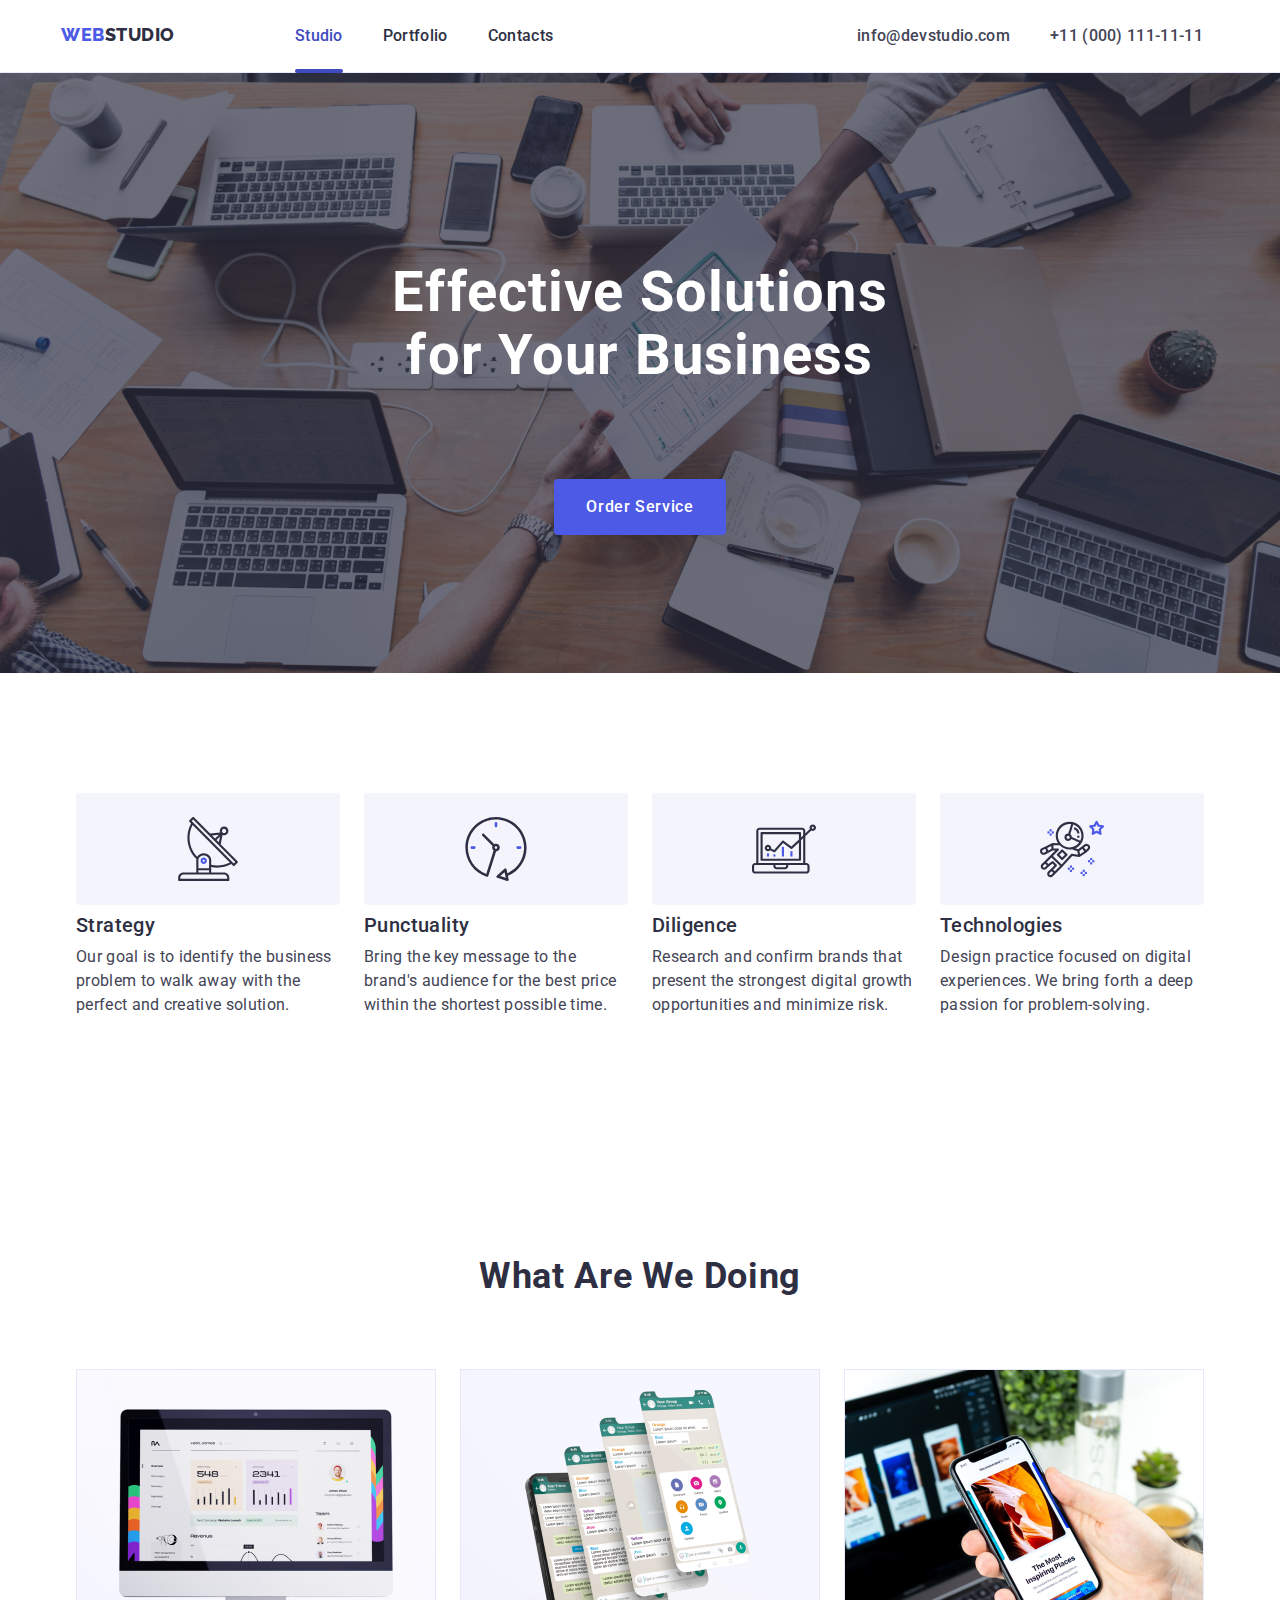
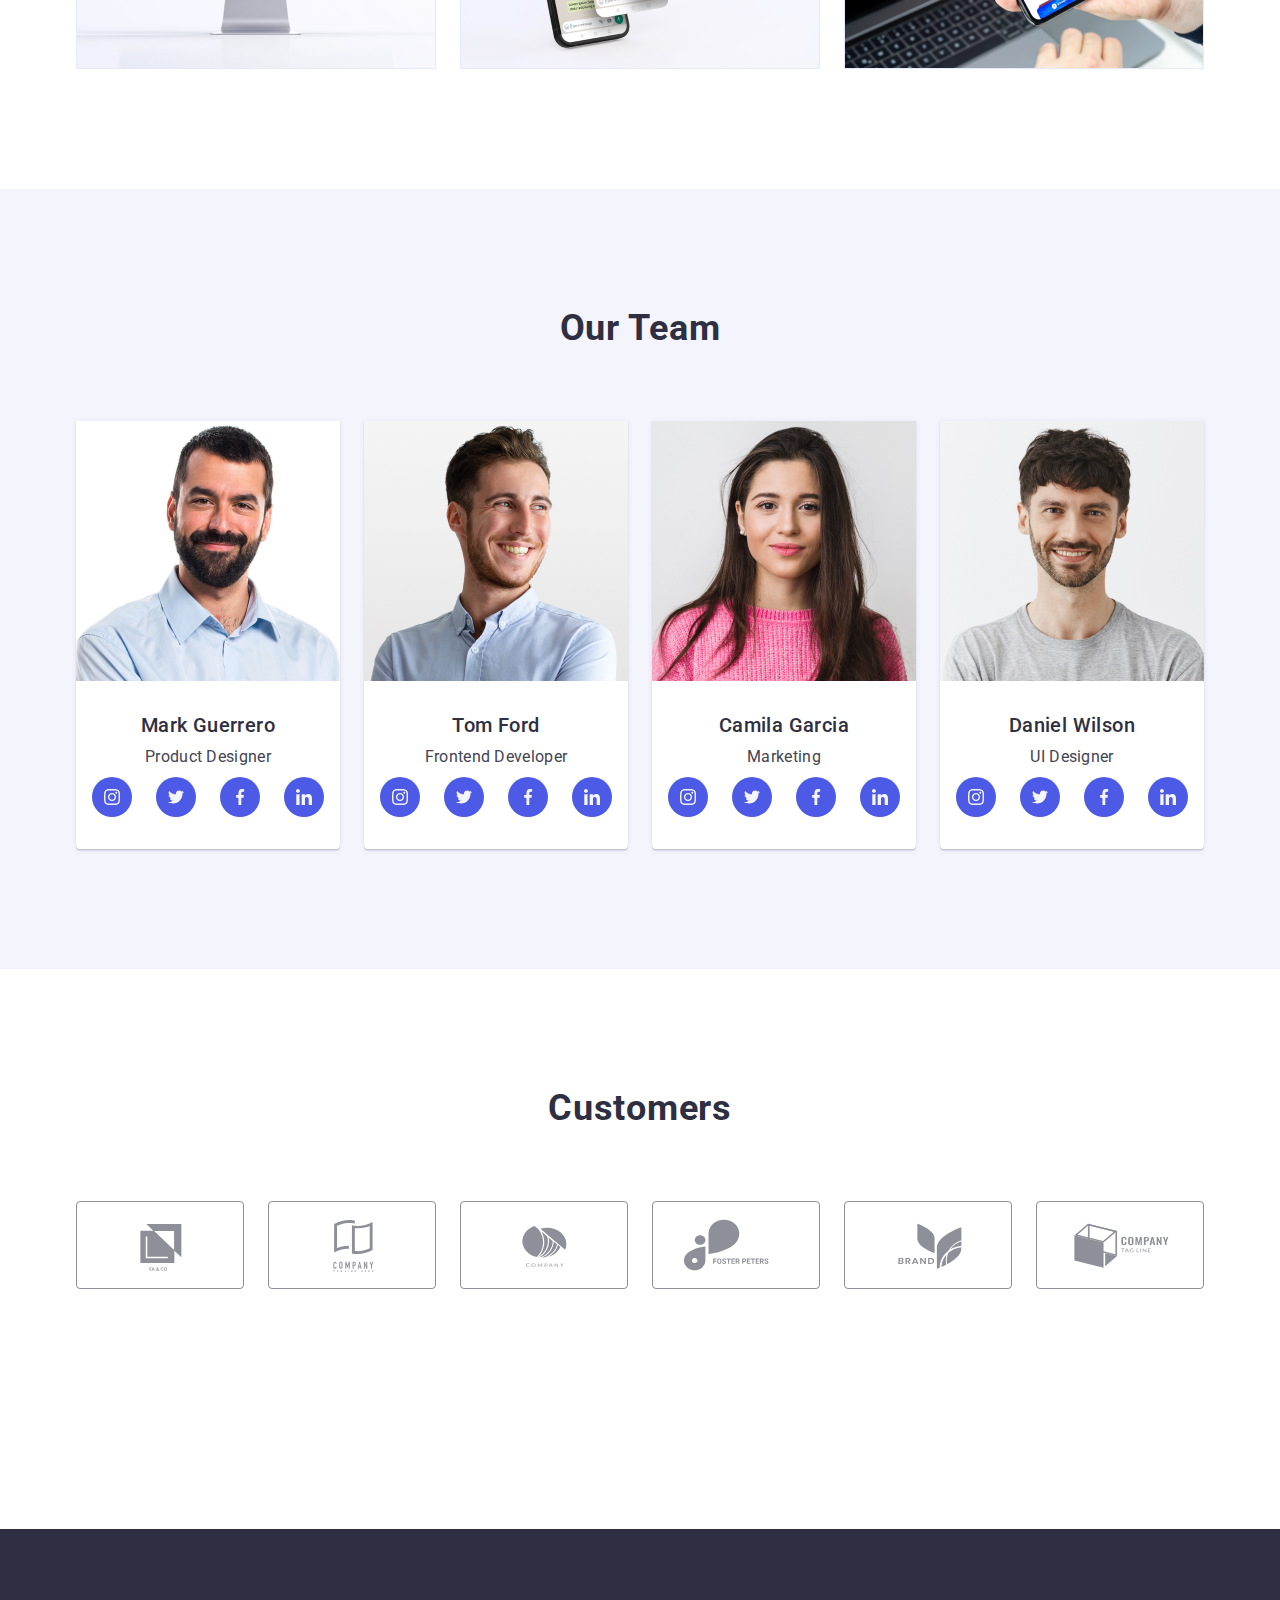
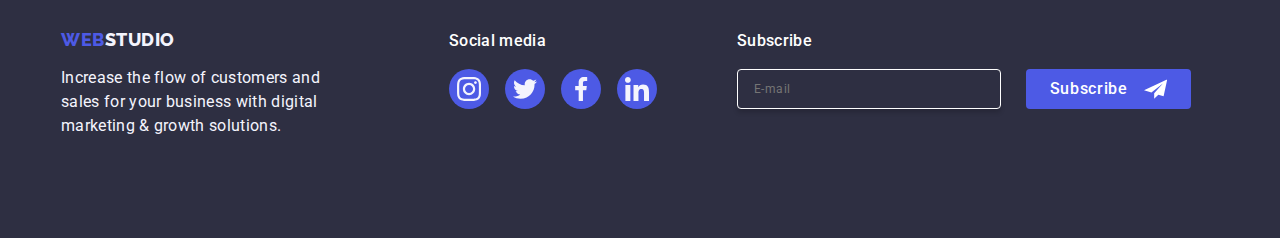
<file: index.html>
<!DOCTYPE html>
<html lang="en">
  <head>
    <meta charset="UTF-8" />
    <meta name="viewport" content="width=device-width, initial-scale=1.0" />
    <link rel="stylesheet" href="./css/modern-normalize.min.css" />
    <link rel="stylesheet" href="./css/styles.css" />
    <link rel="preconnect" href="https://fonts.googleapis.com" />
    <link rel="preconnect" href="https://fonts.gstatic.com" crossorigin />
    <link
      href="https://fonts.googleapis.com/css2?family=Raleway:wght@700;800&family=Roboto:wght@400;500;700;900&display=swap"
      rel="stylesheet"
    />
    <title>goit-markup-hw-02</title>
  </head>
  <body>
    <header class="header">
      <div class="nav-bar container mobile-menu-container">
        <div class="logo-container">
          <a href="./index.html" class="logo link"
            >Web<span class="second-word">Studio</span></a
          >
        </div>
        <button class="mobile-btn js-open-menu" type="button" data-menu-open>
          <svg class="mobile-btn-icon" width="32px" height="22px">
            <use href="./images/icons.svg#hamburger-menu"></use>
          </svg>
        </button>
        <div
          class="menu-container js-menu-container menu-container-respo"
          data-menu
        >
          <button
            class="mobile-menu-btn js-close-menu"
            type="button"
            data-menu-close
          >
            <svg width="8px" height="8px">
              <use href="./images/icons.svg#icon-close"></use>
            </svg>
          </button>
          <nav class="nav-bar-container mobile-nav-container">
            <ul class="list nav-links mobile-nav-list">
              <li class="menu-links mobile-menu-links">
                <a
                  href="./index.html"
                  class="list-link link underline-link mobile-list-link"
                  >Studio</a
                >
              </li>
              <li class="menu-links mobile-menu-links">
                <a
                  href="./portfolio.html"
                  class="list-link link mobile-list-link"
                  >Portfolio</a
                >
              </li>
              <li class="menu-links mobile-menu-links">
                <a href="" class="list-link link mobile-list-link">Contacts</a>
              </li>
            </ul>
          </nav>
          <div class="adress-mobile-container">
            <address class="contact mobile-contact">
              <ul class="list nav-links mobile-nav-list adress-links">
                <li class="menu-links">
                  <a
                    href="mailto:info@devstudio.com"
                    class="contact-link link list-link mobile-email-address"
                    >info@devstudio.com</a
                  >
                </li>
                <li class="menu-links">
                  <a
                    href="tel:+110001111111"
                    class="contact-link link list-link mobile-phone-number"
                    >+11 (000) 111-11-11</a
                  >
                </li>
              </ul>
            </address>
            <ul class="list mobile-social-media-container">
              <li class="social-media-icon">
                <a href="" class="social-media-link">
                  <svg class="social-media-svg" width="16" height="16">
                    <use href="./images/icons.svg#instagram"></use>
                  </svg>
                </a>
              </li>
              <li class="social-media-icon">
                <a href="" class="social-media-link">
                  <svg class="social-media-svg" width="16" height="16">
                    <use href="./images/icons.svg#twitter"></use>
                  </svg>
                </a>
              </li>
              <li class="social-media-icon">
                <a href="" class="social-media-link">
                  <svg class="social-media-svg" width="16" height="16">
                    <use href="./images/icons.svg#facebook"></use>
                  </svg>
                </a>
              </li>
              <li class="social-media-icon">
                <a href="" class="social-media-link">
                  <svg class="social-media-svg" width="16" height="16">
                    <use href="./images/icons.svg#linked-in"></use>
                  </svg>
                </a>
              </li>
            </ul>
          </div>
        </div>
      </div>
    </header>
    <main>
      <section class="primary-section">
        <div class="container">
          <h1 class="primary-title">Effective Solutions for Your Business</h1>
          <button type="button" class="hero-button" data-modal-open="">
            Order Service
          </button>
        </div>
      </section>
      <section class="section second-section">
        <div class="container">
          <h2 class="visually-hidden sub-title">Title</h2>

          <ul class="list first-list">
            <li class="section-container">
              <div class="inline-icons">
                <svg class="icons-container" width="64" height="64">
                  <use class="icons" href="./images/icons.svg#antene"></use>
                </svg>
              </div>
              <h3 class="sub-title">Strategy</h3>
              <p class="sub-text">
                Our goal is to identify the business problem to walk away with
                the perfect and creative solution.
              </p>
            </li>
            <li class="section-container">
              <div class="inline-icons">
                <svg class="icons-container" width="64" height="64">
                  <use class="icons" href="./images/icons.svg#clock"></use>
                </svg>
              </div>
              <h3 class="sub-title">Punctuality</h3>
              <p class="sub-text">
                Bring the key message to the brand's audience for the best price
                within the shortest possible time.
              </p>
            </li>
            <li class="section-container">
              <div class="inline-icons">
                <svg class="icons-container" width="64" height="64">
                  <use class="icons" href="./images/icons.svg#diagrame"></use>
                </svg>
              </div>
              <h3 class="sub-title">Diligence</h3>
              <p class="sub-text">
                Research and confirm brands that present the strongest digital
                growth opportunities and minimize risk.
              </p>
            </li>
            <li class="section-container">
              <div class="inline-icons">
                <svg class="icons-container" width="64" height="64">
                  <use class="icons" href="./images/icons.svg#astronaut"></use>
                </svg>
              </div>
              <h3 class="sub-title">Technologies</h3>
              <p class="sub-text">
                Design practice focused on digital experiences. We bring forth a
                deep passion for problem-solving.
              </p>
            </li>
          </ul>
        </div>
      </section>
      <section class="images-section section">
        <div class="container">
          <h2 class="section-title">What are we doing</h2>
          <ul class="images-list list">
            <li class="section-image">
              <img
                src="./images/services-image1.jpg"
                alt="Code writting"
                width="360"
                height="300"
              />
            </li>
            <li class="section-image">
              <img
                src="./images/services-image2.jpg"
                alt="mobile design"
                width="360"
                height="300"
              />
            </li>
            <li class="section-image">
              <img
                src="./images/services-image3.jpg"
                alt="color design"
                width="360"
                height="300"
              />
            </li>
          </ul>
        </div>
      </section>
      <section class="section team-section">
        <div class="container">
          <h2 class="section-title team-title">Our Team</h2>
          <ul class="team-list list">
            <li class="team-member">
              <img
                src="./images/team-image1.jpg"
                alt="team member"
                width="264"
              />
              <div class="team-member-info">
                <h3 class="team-member-name">Mark Guerrero</h3>
                <p class="team-member-function">Product Designer</p>
                <ul class="list social-media-container">
                  <li class="social-media-icon">
                    <a href="" class="social-media-link">
                      <svg class="social-media-svg" width="16" height="16">
                        <use href="./images/icons.svg#instagram"></use>
                      </svg>
                    </a>
                  </li>
                  <li class="social-media-icon">
                    <a href="" class="social-media-link">
                      <svg class="social-media-svg" width="16" height="16">
                        <use href="./images/icons.svg#twitter"></use>
                      </svg>
                    </a>
                  </li>
                  <li class="social-media-icon">
                    <a href="" class="social-media-link">
                      <svg class="social-media-svg" width="16" height="16">
                        <use href="./images/icons.svg#facebook"></use>
                      </svg>
                    </a>
                  </li>
                  <li class="social-media-icon">
                    <a href="" class="social-media-link">
                      <svg class="social-media-svg" width="16" height="16">
                        <use href="./images/icons.svg#linked-in"></use>
                      </svg>
                    </a>
                  </li>
                </ul>
              </div>
            </li>
            <li class="team-member">
              <img
                src="./images/team-image2.jpg"
                alt="team member"
                width="264"
              />
              <div class="team-member-info">
                <h3 class="team-member-name">Tom Ford</h3>
                <p class="team-member-function">Frontend Developer</p>
                <ul class="list social-media-container">
                  <li class="social-media-icon">
                    <a href="" class="social-media-link">
                      <svg class="social-media-svg" width="16" height="16">
                        <use href="./images/icons.svg#instagram"></use>
                      </svg>
                    </a>
                  </li>
                  <li class="social-media-icon">
                    <a href="" class="social-media-link">
                      <svg class="social-media-svg" width="16" height="16">
                        <use href="./images/icons.svg#twitter"></use>
                      </svg>
                    </a>
                  </li>
                  <li class="social-media-icon">
                    <a href="" class="social-media-link">
                      <svg class="social-media-svg" width="16" height="16">
                        <use href="./images/icons.svg#facebook"></use>
                      </svg>
                    </a>
                  </li>
                  <li class="social-media-icon">
                    <a href="" class="social-media-link">
                      <svg class="social-media-svg" width="16" height="16">
                        <use href="./images/icons.svg#linked-in"></use>
                      </svg>
                    </a>
                  </li>
                </ul>
              </div>
            </li>
            <li class="team-member">
              <img
                src="./images/team-image3.jpg"
                alt="team member"
                width="264"
              />
              <div class="team-member-info">
                <h3 class="team-member-name">Camila Garcia</h3>
                <p class="team-member-function">Marketing</p>
                <ul class="list social-media-container">
                  <li class="social-media-icon">
                    <a href="" class="social-media-link">
                      <svg class="social-media-svg" width="16" height="16">
                        <use href="./images/icons.svg#instagram"></use>
                      </svg>
                    </a>
                  </li>
                  <li class="social-media-icon">
                    <a href="" class="social-media-link">
                      <svg class="social-media-svg" width="16" height="16">
                        <use href="./images/icons.svg#twitter"></use>
                      </svg>
                    </a>
                  </li>
                  <li class="social-media-icon">
                    <a href="" class="social-media-link">
                      <svg class="social-media-svg" width="16" height="16">
                        <use href="./images/icons.svg#facebook"></use>
                      </svg>
                    </a>
                  </li>
                  <li class="social-media-icon">
                    <a href="" class="social-media-link">
                      <svg class="social-media-svg" width="16" height="16">
                        <use href="./images/icons.svg#linked-in"></use>
                      </svg>
                    </a>
                  </li>
                </ul>
              </div>
            </li>
            <li class="team-member">
              <img
                src="./images/team-image4.jpg"
                alt="team member"
                width="264"
              />
              <div class="team-member-info">
                <h3 class="team-member-name">Daniel Wilson</h3>
                <p class="team-member-function">UI Designer</p>
                <ul class="list social-media-container">
                  <li class="social-media-icon">
                    <a href="" class="social-media-link">
                      <svg class="social-media-svg" width="16" height="16">
                        <use href="./images/icons.svg#instagram"></use>
                      </svg>
                    </a>
                  </li>
                  <li class="social-media-icon">
                    <a href="" class="social-media-link">
                      <svg class="social-media-svg" width="16" height="16">
                        <use href="./images/icons.svg#twitter"></use>
                      </svg>
                    </a>
                  </li>
                  <li class="social-media-icon">
                    <a href="" class="social-media-link">
                      <svg class="social-media-svg" width="16" height="16">
                        <use href="./images/icons.svg#facebook"></use>
                      </svg>
                    </a>
                  </li>
                  <li class="social-media-icon">
                    <a href="" class="social-media-link">
                      <svg class="social-media-svg" width="16" height="16">
                        <use href="./images/icons.svg#linked-in"></use>
                      </svg>
                    </a>
                  </li>
                </ul>
              </div>
            </li>
          </ul>
        </div>
      </section>
      <section class="customers-section section">
        <div class="container">
          <h2 class="clients-title">Customers</h2>
          <ul class="list customers-container">
            <li class="customers-list">
              <a href="" class="customer-link">
                <svg class="clients-svg" width="104" height="56">
                  <use
                    class="client-icon"
                    href="./images/icons.svg#client-1"
                  ></use>
                </svg>
              </a>
            </li>
            <li class="customers-list">
              <a href="" class="customer-link">
                <svg class="clients-svg" width="104" height="56">
                  <use
                    class="client-icon"
                    href="./images/icons.svg#client-2"
                  ></use>
                </svg>
              </a>
            </li>
            <li class="customers-list">
              <a href="" class="customer-link">
                <svg class="clients-svg" width="104" height="56">
                  <use
                    class="client-icon"
                    href="./images/icons.svg#client-3"
                  ></use>
                </svg>
              </a>
            </li>
            <li class="customers-list">
              <a href="" class="customer-link">
                <svg class="clients-svg" width="104" height="56">
                  <use
                    class="client-icon"
                    href="./images/icons.svg#client-4"
                  ></use>
                </svg>
              </a>
            </li>
            <li class="customers-list">
              <a href="" class="customer-link">
                <svg class="clients-svg" width="104" height="56">
                  <use
                    class="client-icon"
                    href="./images/icons.svg#client-5"
                  ></use>
                </svg>
              </a>
            </li>
            <li class="customers-list">
              <a href="" class="customer-link">
                <svg class="clients-svg" width="104" height="56">
                  <use
                    class="client-icon"
                    href="./images/icons.svg#client-6"
                  ></use>
                </svg>
              </a>
            </li>
          </ul>
        </div>
      </section>
    </main>
    <footer class="footer-content section">
      <div class="footer-container container">
        <div class="footer-logo-container">
          <a href="./index.html" class="footer-logo logo link"
            >Web<span class="span">Studio</span></a
          >
          <p class="footer-text">
            Increase the flow of customers and sales for your business with
            digital marketing & growth solutions.
          </p>
        </div>
        <div class="footer-social-media-container">
          <p class="social-media-text">Social media</p>
          <ul class="list footer-social-media-list">
            <li class="social-media-icon">
              <a href="" class="social-media-link footer-link-hover">
                <svg class="social-media-svg" width="24" height="24">
                  <use href="./images/icons.svg#instagram"></use>
                </svg>
              </a>
            </li>
            <li class="social-media-icon">
              <a href="" class="social-media-link footer-link-hover">
                <svg class="social-media-svg" width="24" height="24">
                  <use href="./images/icons.svg#twitter"></use>
                </svg>
              </a>
            </li>
            <li class="social-media-icon">
              <a href="" class="social-media-link footer-link-hover">
                <svg class="social-media-svg" width="24" height="24">
                  <use href="./images/icons.svg#facebook"></use>
                </svg>
              </a>
            </li>
            <li class="social-media-icon">
              <a href="" class="social-media-link footer-link-hover">
                <svg class="social-media-svg" width="24" height="24">
                  <use href="./images/icons.svg#linked-in"></use>
                </svg>
              </a>
            </li>
          </ul>
        </div>
        <div class="subscribe-form">
          <p class="social-media-text">Subscribe</p>
          <form class="footer-form">
            <label class="form-label">
              <input
                type="email"
                name="email"
                id="e-mail"
                class="email-form"
                placeholder="E-mail"
              />
            </label>
            <button type="submit" class="submit-button social-media-text">
              Subscribe
              <svg width="24" height="24" class="subscribe-icon">
                <use href="./images/icons.svg#icon-Frame"></use>
              </svg>
            </button>
          </form>
        </div>
      </div>
    </footer>
    <div class="modal-window is-hidden" data-modal>
      <div class="modal-window-container">
        <button type="button" class="modal-window-button" data-modal-close="">
          <svg width="8" height="8" class="icon-close">
            <use href="./images/icons.svg#icon-close" class="close-icon"></use>
          </svg>
        </button>
        <p class="form-title">Leave your contacts and we will call you back</p>
        <form>
          <div class="modal-window-form-container">
            <label for="user-name" class="label-text">Name</label>
            <div class="input-container">
              <input
                type="text"
                name="user-name"
                id="user-name"
                class="input"
              />
              <svg width="18" height="24" class="form-icon">
                <use href="./images/icons.svg#person-icon"></use>
              </svg>
            </div>
          </div>
          <div class="modal-window-form-container">
            <label for="user-name" class="label-text">Phone</label>
            <div class="input-container">
              <input
                type="number"
                name="phone-number"
                id="phone-number"
                class="input"
              />
              <svg width="18" height="24" class="form-icon">
                <use href="./images/icons.svg#phone-icon"></use>
              </svg>
            </div>
          </div>
          <div class="modal-window-form-container">
            <label for="user-name" class="label-text">Email</label>
            <div class="input-container">
              <input type="email" name="email" id="email" class="input" />
              <svg width="18" height="24" class="form-icon">
                <use href="./images/icons.svg#email-icon"></use>
              </svg>
            </div>
          </div>

          <div class="comment-container">
            <label for="user-comment" class="label-text">Comment</label>
            <textarea
              name="user-comment"
              placeholder="Text input"
              class="textarea"
              id="user-comment"
            ></textarea>
          </div>

          <div class="check-box-container">
            <input
              type="checkbox"
              name="user-privacy"
              id="user-privacy"
              value="true"
              class="checkbox-input visually-hidden"
            />
            <label for="user-privacy" class="user-privacy-text">
              <span class="label-span">
                <svg width="10" height="8" class="checkbox-icon">
                  <use href="./images/icons.svg#checked-icon"></use>
                </svg> </span
              >I accept the terms and conditions of the
              <a href="" class="privacy-link">Privacy Policy</a>
            </label>
          </div>
          <button class="form-button">Send</button>
        </form>
      </div>
    </div>
    <script src="./js/modal.js"></script>
    <script src="./js/mobile-menu.js"></script>
  </body>
</html>
</file>
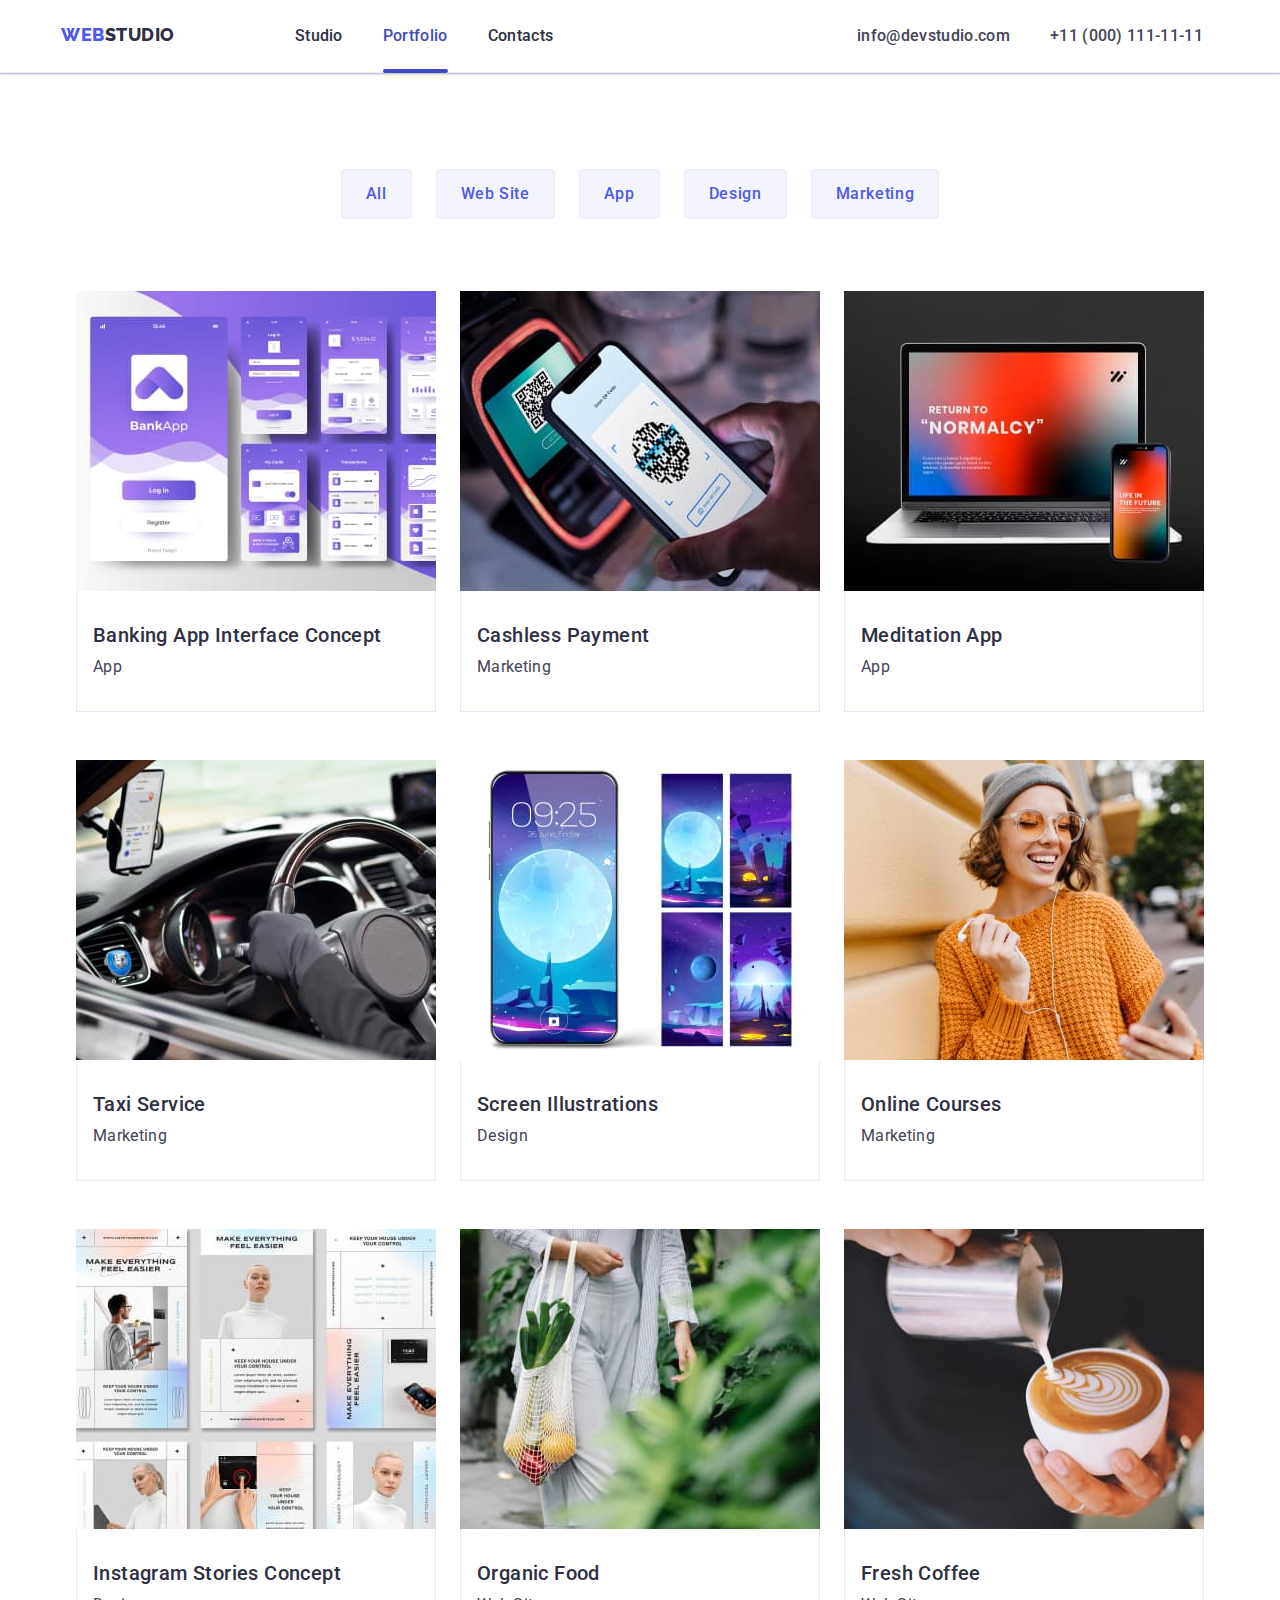
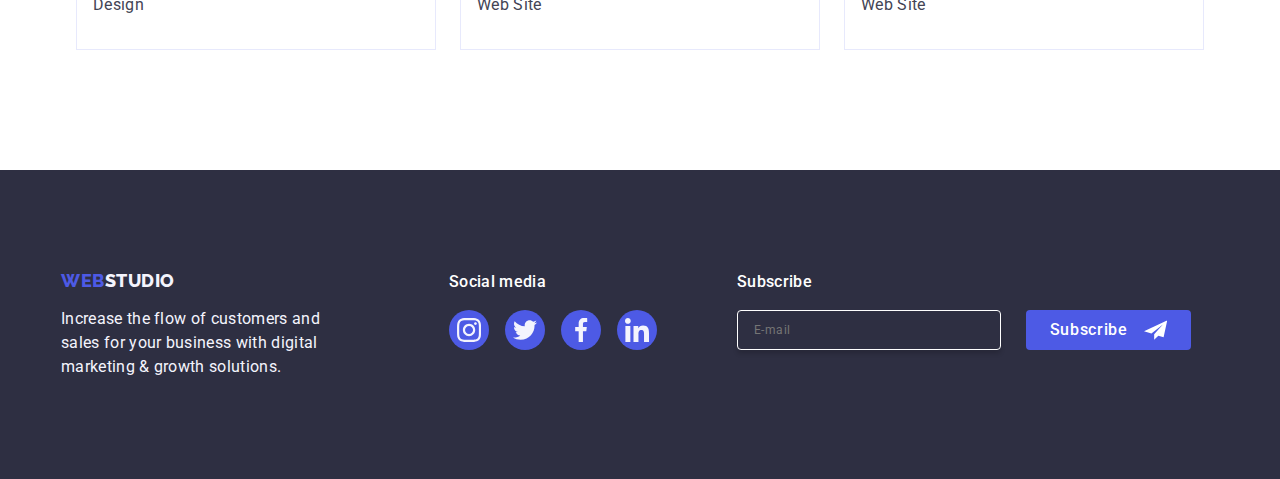
<file: portfolio.html>
<!DOCTYPE html>
<html lang="en">
  <head>
    <meta charset="UTF-8" />
    <meta name="viewport" content="width=device-width, initial-scale=1.0" />
    <link rel="stylesheet" href="./css/modern-normalize.min.css" />
    <link rel="stylesheet" href="./css/styles.css" />
    <link rel="preconnect" href="https://fonts.googleapis.com" />
    <link rel="preconnect" href="https://fonts.gstatic.com" crossorigin />
    <link
      href="https://fonts.googleapis.com/css2?family=Raleway:wght@700;800&family=Roboto:wght@400;500;700;900&display=swap"
      rel="stylesheet"
    />

    <title>goit-markup-hw-02</title>
  </head>
  <body>
    <header class="header">
      <div class="nav-bar container mobile-menu-container">
        <div class="logo-container">
          <a href="./index.html" class="logo link"
            >Web<span class="second-word">Studio</span></a
          >
        </div>
        <button class="mobile-btn js-open-menu" type="button" data-menu-open>
          <svg class="mobile-btn-icon" width="32px" height="22px">
            <use href="./images/icons.svg#hamburger-menu"></use>
          </svg>
        </button>
        <div
          class="menu-container js-menu-container menu-container-respo"
          data-menu
        >
          <button
            class="mobile-menu-btn js-close-menu"
            type="button"
            data-menu-close
          >
            <svg width="8px" height="8px">
              <use href="./images/icons.svg#icon-close"></use>
            </svg>
          </button>
          <nav class="nav-bar-container mobile-nav-container">
            <ul class="list nav-links mobile-nav-list">
              <li class="menu-links mobile-menu-links">
                <a href="./index.html" class="list-link link mobile-list-link"
                  >Studio</a
                >
              </li>
              <li class="menu-links mobile-menu-links">
                <a
                  href="./portfolio.html"
                  class="list-link link mobile-list-link underline-link"
                  >Portfolio</a
                >
              </li>
              <li class="menu-links mobile-menu-links">
                <a href="" class="list-link link mobile-list-link">Contacts</a>
              </li>
            </ul>
          </nav>
          <div class="adress-mobile-container">
            <address class="contact mobile-contact">
              <ul class="list nav-links mobile-nav-list adress-links">
                <li class="menu-links">
                  <a
                    href="mailto:info@devstudio.com"
                    class="contact-link link list-link mobile-email-address"
                    >info@devstudio.com</a
                  >
                </li>
                <li class="menu-links">
                  <a
                    href="tel:+110001111111"
                    class="contact-link link list-link mobile-phone-number"
                    >+11 (000) 111-11-11</a
                  >
                </li>
              </ul>
            </address>
            <ul class="list mobile-social-media-container">
              <li class="social-media-icon">
                <a href="" class="social-media-link">
                  <svg class="social-media-svg" width="16" height="16">
                    <use href="./images/icons.svg#instagram"></use>
                  </svg>
                </a>
              </li>
              <li class="social-media-icon">
                <a href="" class="social-media-link">
                  <svg class="social-media-svg" width="16" height="16">
                    <use href="./images/icons.svg#twitter"></use>
                  </svg>
                </a>
              </li>
              <li class="social-media-icon">
                <a href="" class="social-media-link">
                  <svg class="social-media-svg" width="16" height="16">
                    <use href="./images/icons.svg#facebook"></use>
                  </svg>
                </a>
              </li>
              <li class="social-media-icon">
                <a href="" class="social-media-link">
                  <svg class="social-media-svg" width="16" height="16">
                    <use href="./images/icons.svg#linked-in"></use>
                  </svg>
                </a>
              </li>
            </ul>
          </div>
        </div>
      </div>
    </header>
    <main>
      <section class="portfolio-section">
        <div class="container portfolio-container">
          <h1 class="visually-hidden">Portfolio</h1>
          <ul class="navigation-buttons list">
            <li><button type="button" class="button">All</button></li>
            <li><button type="button" class="button">Web Site</button></li>
            <li><button type="button" class="button">App</button></li>
            <li><button type="button" class="button">Design</button></li>
            <li><button type="button" class="button">Marketing</button></li>
          </ul>
          <ul class="list portfolio-list">
            <li class="portfolio-content">
              <a href="www." class="link portfolio-links">
                <div class="transition-image">
                  <img
                    src="./images/portofolio-img1.jpg"
                    alt="banking app interface"
                    width="360"
                    height="300"
                  />
                  <p class="text">
                    14 Stylish and User-Friendly App Design Concepts · Task
                    Manager App · Calorie Tracker App · Exotic Fruit Ecommerce
                    App · Cloud Storage App
                  </p>
                </div>
                <div class="portfolio-title-container">
                  <h2 class="portfolio-title">Banking App Interface Concept</h2>
                  <p class="portfolio-text">App</p>
                </div>
              </a>
            </li>
            <li class="portfolio-content">
              <a href="www." class="link portfolio-links">
                <div class="transition-image">
                  <img
                    src="./images/portofolio-img2.jpg"
                    alt="cashless payment"
                    width="360"
                    height="300"
                  />
                  <p class="text">
                    14 Stylish and User-Friendly App Design Concepts · Task
                    Manager App · Calorie Tracker App · Exotic Fruit Ecommerce
                    App · Cloud Storage App
                  </p>
                </div>
                <div class="portfolio-title-container">
                  <h2 class="portfolio-title">Cashless Payment</h2>
                  <p class="portfolio-text">Marketing</p>
                </div>
              </a>
            </li>
            <li class="portfolio-content">
              <a href="www." class="link portfolio-links">
                <div class="transition-image">
                  <img
                    src="./images/portofolio-img3.jpg"
                    alt="meditation app"
                    width="360"
                    height="300"
                  />
                  <p class="text">
                    14 Stylish and User-Friendly App Design Concepts · Task
                    Manager App · Calorie Tracker App · Exotic Fruit Ecommerce
                    App · Cloud Storage App
                  </p>
                </div>
                <div class="portfolio-title-container">
                  <h2 class="portfolio-title">Meditation App</h2>
                  <p class="portfolio-text">App</p>
                </div>
              </a>
            </li>

            <li class="portfolio-content">
              <a href="www." class="link portfolio-links">
                <div class="transition-image">
                  <img
                    src="./images/portofolio-img4.jpg"
                    alt="taxi services"
                    width="360"
                    height="300"
                  />
                  <p class="text">
                    14 Stylish and User-Friendly App Design Concepts · Task
                    Manager App · Calorie Tracker App · Exotic Fruit Ecommerce
                    App · Cloud Storage App
                  </p>
                </div>
                <div class="portfolio-title-container">
                  <h2 class="portfolio-title">Taxi Service</h2>
                  <p class="portfolio-text">Marketing</p>
                </div>
              </a>
            </li>
            <li class="portfolio-content">
              <a href="www." class="link portfolio-links">
                <div class="transition-image">
                  <img
                    src="./images/portofolio-img5.jpg"
                    alt="screen ilustration"
                    width="360"
                    height="300"
                  />
                  <p class="text">
                    14 Stylish and User-Friendly App Design Concepts · Task
                    Manager App · Calorie Tracker App · Exotic Fruit Ecommerce
                    App · Cloud Storage App
                  </p>
                </div>
                <div class="portfolio-title-container">
                  <h2 class="portfolio-title">Screen Illustrations</h2>
                  <p class="portfolio-text">Design</p>
                </div>
              </a>
            </li>
            <li class="portfolio-content">
              <a href="www." class="link portfolio-links">
                <div class="transition-image">
                  <img
                    src="./images/portofolio-img6.jpg"
                    alt="online courses"
                    width="360"
                    height="300"
                  />
                  <p class="text">
                    14 Stylish and User-Friendly App Design Concepts · Task
                    Manager App · Calorie Tracker App · Exotic Fruit Ecommerce
                    App · Cloud Storage App
                  </p>
                </div>
                <div class="portfolio-title-container">
                  <h2 class="portfolio-title">Online Courses</h2>
                  <p class="portfolio-text">Marketing</p>
                </div>
              </a>
            </li>
            <li class="portfolio-content">
              <a href="www." class="link portfolio-links">
                <div class="transition-image">
                  <img
                    src="./images/portofolio-img7.jpg"
                    alt="instagram stories"
                    width="360"
                    height="300"
                  />
                  <p class="text">
                    14 Stylish and User-Friendly App Design Concepts · Task
                    Manager App · Calorie Tracker App · Exotic Fruit Ecommerce
                    App · Cloud Storage App
                  </p>
                </div>
                <div class="portfolio-title-container">
                  <h2 class="portfolio-title">Instagram Stories Concept</h2>
                  <p class="portfolio-text">Design</p>
                </div>
              </a>
            </li>
            <li class="portfolio-content">
              <a href="www." class="link portfolio-links">
                <div class="transition-image">
                  <img
                    src="./images/portofolio-img8.jpg"
                    alt="organic food"
                    width="360"
                    height="300"
                  />
                  <p class="text">
                    14 Stylish and User-Friendly App Design Concepts · Task
                    Manager App · Calorie Tracker App · Exotic Fruit Ecommerce
                    App · Cloud Storage App
                  </p>
                </div>
                <div class="portfolio-title-container">
                  <h2 class="portfolio-title">Organic Food</h2>
                  <p class="portfolio-text">Web Site</p>
                </div>
              </a>
            </li>
            <li class="portfolio-content">
              <a href="" class="link portfolio-links">
                <div class="transition-image">
                  <img
                    src="./images/portofolio-img9.jpg"
                    alt="fresh coffe2"
                    width="360"
                    height="300"
                  />
                  <p class="text">
                    14 Stylish and User-Friendly App Design Concepts · Task
                    Manager App · Calorie Tracker App · Exotic Fruit Ecommerce
                    App · Cloud Storage App
                  </p>
                </div>
                <div class="portfolio-title-container">
                  <h2 class="portfolio-title">Fresh Coffee</h2>
                  <p class="portfolio-text">Web Site</p>
                </div>
              </a>
            </li>
          </ul>
        </div>
      </section>
    </main>
    <footer class="footer-content section">
      <div class="footer-container container">
        <div class="footer-logo-container">
          <a href="./index.html" class="footer-logo logo link"
            >Web<span class="span">Studio</span></a
          >
          <p class="footer-text">
            Increase the flow of customers and sales for your business with
            digital marketing & growth solutions.
          </p>
        </div>
        <div class="footer-social-media-container">
          <p class="social-media-text">Social media</p>
          <ul class="list footer-social-media-list">
            <li class="social-media-icon">
              <a href="" class="social-media-link footer-link-hover">
                <svg class="social-media-svg" width="24" height="24">
                  <use href="./images/icons.svg#instagram"></use>
                </svg>
              </a>
            </li>
            <li class="social-media-icon">
              <a href="" class="social-media-link footer-link-hover">
                <svg class="social-media-svg" width="24" height="24">
                  <use href="./images/icons.svg#twitter"></use>
                </svg>
              </a>
            </li>
            <li class="social-media-icon">
              <a href="" class="social-media-link footer-link-hover">
                <svg class="social-media-svg" width="24" height="24">
                  <use href="./images/icons.svg#facebook"></use>
                </svg>
              </a>
            </li>
            <li class="social-media-icon">
              <a href="" class="social-media-link footer-link-hover">
                <svg class="social-media-svg" width="24" height="24">
                  <use href="./images/icons.svg#linked-in"></use>
                </svg>
              </a>
            </li>
          </ul>
        </div>
        <div class="subscribe-form">
          <p class="social-media-text">Subscribe</p>
          <form class="footer-form">
            <label class="form-label">
              <input
                type="email"
                name="email"
                id="e-mail"
                class="email-form"
                placeholder="E-mail"
              />
            </label>
            <button type="submit" class="submit-button social-media-text">
              Subscribe
              <svg width="24" height="24" class="subscribe-icon">
                <use href="./images/icons.svg#icon-Frame"></use>
              </svg>
            </button>
          </form>
        </div>
      </div>
    </footer>
  </body>
</html>
</file>
<file: css/styles.css>
:root {
  --primary-brand: #4d5ae5;
  --pressed-state: #404bbf;
  --dark: #2e2f42;
  --succes: #31d0aa;
  --text: #434455;
  --subtle-text: #8e8f99;
  --accent: #e7e9fc;
  --modal-overlay: #f4f4fd;
  --hero-background: #2e2f42;
  --white-background: #2e2f42;
  --mmodal-background: #ffffff;
  --fs-small: 18px;
  --fs-body: 16px;
  --fs-title: 56px;
  --fs-h2: 36px;
  --fs-medoi: 20px;
  --fs-extra-small: 12px;
  --fw-blackt: 800;
  --fw-boldt: 700;
  --fw-normalt: 400;
  --fw-mediumt: 500;
  --grey: rgba(46, 47, 66, 0.7);
}
/* GENERAL STYLING */
*,
::before,
::after {
  box-sizing: border-box;
  margin: 0;
}

img {
  display: block;
}

.container {
  max-width: 1158px;
  margin: 0 auto;
  padding: 0 15px;
}

body {
  font-family: "Roboto", sans-serif;
  color: #434455;
  font-size: 16px;
  font-style: normal;
  font-weight: 400;
  line-height: 24px;
  letter-spacing: 0.02em;
  background: #ffffff;
}

/*modal-window*/
.modal-window {
  position: fixed;
  top: 0;
  left: 0;
  width: 100%;
  height: 100%;
  background-color: rgba(46, 47, 66, 0.4);
  transition: opacity 250ms cubic-bezier(0.4, 0, 0.2, 1),
    visibility 250ms cubic-bezier(0.4, 0, 0.2, 1);
}

.is-hidden {
  opacity: 0;
  visibility: hidden;
  pointer-events: none;
}

.modal-window-container {
  position: absolute;
  top: 50%;
  left: 50%;
  transform: translate(-50%, -50%);
  width: 408px;
  min-height: 584px;
  background-color: #fcfcfc;
  box-shadow: 0px 1px 1px rgba(0, 0, 0, 0.14), 0px 1px 3px rgba(0, 0, 0, 0.12),
    0px 2px 1px rgba(0, 0, 0, 0.2);
  border-radius: 4px;
  transition: transform 250ms cubic-bezier(0.4, 0, 0.2, 1);
  padding: 72px 24px 24px 24px;
}

.modal-window-button {
  position: absolute;
  top: 24px;
  right: 24px;
  width: 24px;
  height: 24px;
  border-radius: 50%;
  display: flex;
  justify-content: center;
  align-items: center;
  border: 1px solid rgba(0, 0, 0, 0.1);
  background-color: var(--accent, #e7e9fc);
  padding: 0;
  cursor: pointer;
  transition: background-color 250ms cubic-bezier(0.4, 0, 0.2, 1),
    border 250ms cubic-bezier(0.4, 0, 0.2, 1);
}

.modal-window-button:hover,
.modal-window-button:focus {
  background-color: #404bbf;
  border: none;
  fill: #ffffff;
}

.icon-close {
  transition: fill 250ms cubic-bezier(0.4, 0, 0.2, 1);
}

.form-title {
  font-weight: 500;
  font-size: 16px;
  line-height: 1.5em;
  text-align: center;
  letter-spacing: 0.02em;
  color: var(--dark, #2e2f42);
  margin-bottom: 16px;
}
.modal-window-form-container {
  margin-bottom: 8px;
}

.label-text {
  font-size: 12px;
  line-height: 1.17em;
  letter-spacing: 0.04em;
  color: var(--subtle-text, #8e8f99);
  display: block;
  margin-bottom: 4px;
}
.input-container {
  position: relative;
}

.input:focus {
  border-color: var(--primary-brand, #4d5ae5);
}

.input {
  width: 100%;
  height: 40px;
  border: 1px solid rgba(46, 47, 66, 0.4);
  border-radius: 4px;
  background-color: transparent;
  padding-left: 38px;
  outline: transparent;
  transition: border-color 250ms cubic-bezier(0.4, 0, 0.2, 1);
}
.form-icon {
  position: absolute;
  left: 16px;
  top: 50%;
  transform: translateY(-50%);
  transition: fill 250ms cubic-bezier(0.4, 0, 0.2, 1);
}

.input:focus + .form-icon {
  fill: var(--primary-brand, #4d5ae5);
}

.comment-container {
  margin-bottom: 16px;
}

.textarea {
  width: 100%;
  height: 120px;
  font-size: 12px;
  line-height: 1.17em;
  letter-spacing: 0.04em;
  color: rgba(46, 47, 66, 0.4);
  border-radius: 4px;
  background-color: transparent;
  padding: 8px 16px;
  outline: transparent;
  resize: none;
  transition: border-color 250ms cubic-bezier(0.4, 0, 0.2, 1);
  border: 1px solid rgba(46, 47, 66, 0.4);
}

.textarea:focus {
  border-color: var(--primary-brand, #4d5ae5);
}

.check-box-container {
  margin-bottom: 24px;
}
.user-privacy-text {
  font-size: 12px;
  line-height: 1.17em;
  letter-spacing: 0.04em;
  color: var(--subtle-text, #8e8f99);
  display: block;
}
.label-span {
  width: 16px;
  height: 16px;
  border: 1px solid rgba(46, 47, 66, 0.4);
  border-radius: 2px;
  transition: background-color 250ms cubic-bezier(0.4, 0, 0.2, 1),
    border 250ms cubic-bezier(0.4, 0, 0.2, 1),
    fill 250ms cubic-bezier(0.4, 0, 0.2, 1);
  display: inline-flex;
  align-items: center;
  justify-content: center;
  fill: transparent;
  margin-right: 8px;
}

.checkbox-input:checked + .user-privacy-text span:first-child {
  background-color: var(--pressed-state, #404bbf);
  border: none;
  fill: var(--modal-overlay, #f4f4f4);
}

.privacy-link {
  color: var(--primary-brand, #4d5ae5);
}

.form-button {
  font-family: "Roboto", sans-serif;
  font-weight: 500;
  font-size: 16px;
  line-height: 1.5em;
  letter-spacing: 0.04em;
  color: #fff;
  cursor: pointer;
  padding: 16px 32px;
  border-radius: 4px;
  background: var(--primary-brand, #4d5ae5);
  min-width: 169px;
  height: 56px;
  display: block;
  margin: auto;
  border: none;
  transition: background-color 250ms cubic-bezier(0.4, 0, 0.2, 1);
}

.form-button:hover,
.form-button:focus {
  background-color: #404bbf;
}
/* HEADER */

.logo {
  font-family: "Raleway", sans-serif;
  font-size: 18px;
  font-style: normal;
  font-weight: 800;
  line-height: 1.17em;
  letter-spacing: 0.03em;
  text-decoration: none;
  text-transform: uppercase;
  color: #4d5ae5;
  /* margin-right: 76px; */
}
.mobile-btn {
  border: none;
  background-color: transparent;
}

@media (width>=768px) {
  .mobile-btn {
    display: none;
  }
}

.second-word {
  color: #2e2f42;
}

.list-link {
  color: #2e2f42;
  text-decoration: none;
  font-size: 16px;
  font-weight: 500;
  line-height: 1.5em;
  transition: color 250ms cubic-bezier(0.4, 0, 0.2, 1);
}

.menu-container {
  position: fixed;
  background-color: #fff;
  right: 0;
  top: 0;
  bottom: 0;
  width: 100%;
  height: 100%;
  display: flex;
  flex-direction: column;
  justify-content: space-between;
  padding: 80px 20px 40px 40px;
  margin-left: auto;
  /* display: none; */
  box-shadow: 0 2px 1px rgb(46 47 66 / 8%), 0 1px 1px rgb(46 47 66 / 16%),
    0 1px 6px rgb(46 47 66 / 8%);
  transform: translateX(100%);
  transition: transform 250ms cubic-bezier(0.4, 0, 0.2, 1);
}

.menu-container.is-open {
  transform: translateX(0);
}

.mobile-nav-list {
  display: flex;
  flex-direction: column;
  gap: 40px;
}

.mobile-list-link {
  font-size: 36px;
  font-weight: 700;
  line-height: 40px; /* 111.111% */
  letter-spacing: 0.72px;
  text-transform: capitalize;
}

.mobile-contact > .mobile-nav-list {
  display: flex;
  flex-direction: column-reverse;
}

.mobile-email-address {
  font-size: 20px;
  font-weight: 500;
  line-height: 24px; /* 120% */
  letter-spacing: 0.4px;
}

.mobile-phone-number {
  color: var(--IRIS, #4d5ae5);
  font-size: 36px;
  font-weight: 700;
  line-height: 40px; /* 111.111% */
  letter-spacing: 0.72px;
  text-transform: capitalize;
}

.mobile-social-media-container {
  display: flex;
  gap: 56px;
  margin-top: 48px;
}

.mobile-menu-container {
  display: flex;
  justify-content: space-between;
  align-items: center;
  padding: 23.5px 16px;
}

.mobile-menu-btn {
  position: absolute;
  width: 24px;
  height: 24px;
  border-radius: 50px;
  right: 24px;
  top: 24px;
}

.list-link:hover,
.list-link:focus {
  color: #404bbf;
}

.header {
  border-bottom: 1px solid #e7e9fc;
  box-shadow: 0px 2px 1px rgba(46, 47, 66, 0.08),
    0px 1px 1px rgba(46, 47, 66, 0.16), 0px 1px 6px rgba(46, 47, 66, 0.08);
  max-width: 1440px;
  margin: 0 auto;
}

@media (width>=768px) {
  .logo-container {
    margin-right: 120px;
  }
  .mobile-menu-btn {
    display: none;
  }

  .mobile-menu-container {
    padding: 0;
  }

  .menu-container-respo {
    /* position: inherit; */
    position: static;
    box-shadow: none;
    margin: 0;
    padding: 0;
    justify-content: space-between;
    align-items: center;
    flex-direction: row;
    transform: none;
  }
  /*
  .nav-bar {
    display: flex;
    justify-content: space-between;
    flex-direction: row;
    align-items: center;
  } */

  .mobile-social-media-container {
    display: none;
  }

  .list-link {
    font-size: 16px;
    font-style: normal;
    font-weight: 500;
    line-height: 24px; /* 150% */
    letter-spacing: 0.32px;
  }

  .underline-link::after {
    content: "";
    width: 100%;
    height: 4px;
    border-radius: 2px;
    background: var(--OCEAN, #404bbf);
    position: absolute;
    bottom: -1px;
    left: 0;
  }

  .underline-link {
    position: relative;
    color: #404bbf;
  }

  .nav-links {
    flex-direction: row;
    justify-content: center;
    align-items: center;
  }

  .adress-links {
    display: flex;
    flex-direction: column;
    gap: 10px;
    margin-right: 16px;
  }

  .mobile-contact .mobile-nav-list {
    flex-direction: column;
  }

  .adress-links .list-link {
    padding: 0;
  }

  .contact-link {
    color: #434455;
    font-size: 16px;
    font-weight: 500;
    line-height: 1.5em;
    transition: color 250ms cubic-bezier(0.4, 0, 0.2, 1);
  }
  .contact-link:hover,
  .contact-link:focus {
    color: #404bbf;
  }

  .list-link {
    display: inline-block;
    padding: 24px 0;
  }
}

@media (width>=1158px) {
  .mobile-contact .mobile-nav-list {
    flex-direction: row;
    gap: 40px;
  }
}
/* END HEADER */

/* MAIN */
/* HERO SECTION */

.primary-section {
  background: linear-gradient(
      var(--grey, rgba(46, 47, 66, 0.7)),
      var(--grey, rgba(46, 47, 66, 0.7))
    ),
    url(../images/backgroud-image.jpg);
  max-width: 1440px;
  background-size: cover;
  background-repeat: no-repeat;
  background-position: center;
  text-align: center;
  height: 600px;
  padding: 188px 0;
  flex-shrink: 0;
  margin: 0 auto;
}
.primary-title {
  letter-spacing: 0.02em;
  font-size: 36px;
  line-height: 1.12em;
  color: #ffffff;
  max-width: 496px;
  margin: 0 auto;
  margin-bottom: 1.66em;
}

@media (width>=768px) {
  .primary-title {
    font-size: 56px;
    letter-spacing: 0.02em;
    line-height: 1.12em;
  }
}

.hero-button {
  font-family: "Roboto", sans-serif;
  font-weight: 500;
  font-size: 16px;
  line-height: 1.5em;
  letter-spacing: 0.04em;
  color: #fff;
  cursor: pointer;
  padding: 16px 32px;
  border-radius: 4px;
  background: var(--primary-brand, #4d5ae5);
  min-width: 169px;
  height: 56px;
  display: block;
  margin: auto;
  border: none;
  transition: background-color 250ms cubic-bezier(0.4, 0, 0.2, 1);
}
.hero-button:hover,
.hero-button:focus {
  background-color: #404bbf;
}

/* END OF HERO SECTION */

/* SECTIONS TITLES AND SUBTITLES */

.section-title {
  letter-spacing: 0.02em;
  text-align: center;
  text-transform: capitalize;
  font-size: 36px;
  line-height: 1.11em;
  color: #2e2f42;
  margin-bottom: 72px;
}

/* WHAT ARE WE DOING SECTION */
.inline-icons {
  display: none;
}

.sub-title {
  letter-spacing: 0.02em;
  font-weight: 500;
  font-size: 36px;
  line-height: 1.2em;
  color: #2e2f42;
  margin-bottom: 8px;
  text-align: center;
}

.sub-text {
  text-align: center;
  font-size: 16px;
  line-height: 1.5em;
  color: #434455;
  letter-spacing: 0.02em;
}

.first-list {
  display: flex;
  flex-direction: column;
  gap: 72px;
  width: 100%;
}

.section-container {
  max-width: 396px;
  margin: auto;
}

@media (width>=768px) {
  .first-list {
    flex-direction: row;
    flex-wrap: wrap;
    row-gap: 72px;
    column-gap: 24px;
  }

  .sub-title {
    text-align: start;
  }

  .sub-text {
    text-align: start;
  }

  .section-container {
    max-width: 356px;
  }
}

@media (width>=1158px) {
  .inline-icons {
    display: flex;
    gap: 24px;
    align-items: center;
    justify-content: center;
    height: 112px;
    background-color: #f4f4fd;
    border-radius: 4px;
    margin-bottom: 8px;
  }

  .sub-title {
    font-size: 20px;
  }
  .section-container {
    max-width: 264px;
  }
}

/* LINKS */

.link {
  text-decoration: none;
}

.list {
  list-style: none; /* ALL LISTS STYLING */
  padding: 0;
}
/* SECTIONS */

.section {
  padding: 96px 0;
}

@media (width>=1158px) {
  .section {
    padding: 120px 0;
  }
}

/* H2 TITTLE HIDDEN */

.visually-hidden {
  position: absolute;
  width: 1px;
  height: 1px;
  margin: -1px;
  border: 0;
  padding: 0;

  white-space: nowrap;
  clip-path: inset(100%);
  clip: rect(0 0 0 0);
  overflow: hidden;
}

/* IMAGES SECTION */
.images-section {
  display: none;
}

@media (width>=1158px) {
  .images-section {
    display: inherit;
  }

  .images-list {
    display: flex;
    gap: 24px;
  }

  .section-image {
    width: 100%;
    width: calc((100%-48px) / 3);
  }
}

/* TEAM SECTION */
.team-member-info {
  padding: 32px 0;
}

.team-member-name {
  letter-spacing: 0.02em;
  font-weight: 500;
  font-size: 20px;
  line-height: 1.2em;
  color: #2e2f42;
  margin-bottom: 8px;
  text-align: center;
  margin-bottom: 8px;
}

.team-member-function {
  font-size: 16px;
  line-height: 1.5em;
  color: #434455;
  letter-spacing: 0.02em;
  text-align: center;
}

.team-section {
  background-color: #f4f4fd;
  max-width: 1440px;
  margin: 0 auto;
}
.team-member {
  background-color: #ffffff;
  box-shadow: 0px 1px 6px rgba(46, 47, 66, 0.08),
    0px 1px 1px rgba(46, 47, 66, 0.16), 0px 2px 1px rgba(46, 47, 66, 0.08);
}
.team-section {
  padding: 120px 0;
}

.team-list {
  display: flex;
  flex-wrap: wrap;
  row-gap: 72px;
  column-gap: 24px;
  justify-content: center;
}

@media (width>=768px) {
  .team-list {
    row-gap: 64px;
  }
}

@media (width>=1158px) {
  .team-meber {
    max-width: 264px;
  }
}

.team-member {
  width: calc((100%-72px) / 4);
  border-radius: 0px 0px 4px 4px;
}

.social-media-container {
  display: flex;
  justify-content: center;
  gap: 24px;
  padding-left: 0;
  margin-top: 8px;
}

.social-media-icon {
  width: 40px;
  height: 40px;
}

.social-media-link {
  width: 100%;
  height: 100%;
  background-color: var(--primary-brand, #4d5ae5);
  border-radius: 50%;
  display: flex;
  align-items: center;
  justify-content: center;
  transition: background-color 250ms cubic-bezier(0.4, 0, 0.2, 1);
}

.social-media-link:hover,
.social-media-link:focus {
  background-color: var(--pressed-state, #404bbf);
}

.social-media-svg {
  fill: var(--modal-overlay, #f4f4fd);
}

/* CLIENTS SECTION */

.customers-container {
  display: flex;
  flex-wrap: wrap;
  column-gap: 16px;
  row-gap: 72px;
  margin-bottom: 120px;
  justify-content: center;
  flex-shrink: 0;
}

.clients-title {
  letter-spacing: 0.02em;
  text-align: center;
  text-transform: capitalize;
  font-size: 36px;
  line-height: 1.11em;
  color: #2e2f42;
  margin-bottom: 72px;
}

.customers-list {
  min-width: 190px;
  height: 88px;
}

@media (width>=768px) {
  .customers-container {
    column-gap: 24px;
  }
  .customers-list {
    min-width: 168px;
  }
}

.customer-link {
  width: 100%;
  height: 100%;
  border: 1px solid var(--subtle-text, #8e8f99);
  border-radius: 4px;
  display: flex;
  align-items: center;
  justify-content: center;
  color: var(--subtle-text, #8e8f99);
  transition: border-color 250ms cubic-bezier(0.4, 0, 0.2, 1),
    color 250ms cubic-bezier(0.4, 0, 0.2, 1);
}

.customer-link:hover,
.customer-link:focus {
  border-color: var(--pressed-state, #404bbf);
  color: var(--pressed-state, #404bbf);
  transition: color 250ms cubic-bezier(0.4, 0, 0.2, 1);
}

.clients-svg {
  fill: currentColor;
}

.clients-svg:hover,
.clients-svg:focus {
  color: var(--pressed-state, #404bbf);
  transition: color 250ms cubic-bezier(0.4, 0, 0.2, 1);
}

/* END OF MAIN */

/* FOOTER */

.footer-content {
  background-color: #2e2f42;
  max-width: 1440px;
  margin: 0 auto;
}

.footer-text {
  line-height: 1.5em;
  color: #f4f4fd;
  max-width: 268px;
}
.footer-content .span {
  color: #f4f4fd;
}

.footer-content {
  padding: 100px 0;
}

.footer-logo {
  display: flex;
  justify-content: center;
  margin-bottom: 16px;
}

.footer-container {
  display: flex;
  flex-direction: column;
  gap: 72px;
  align-items: baseline;
}

.footer-logo-container {
  /* margin-right: 120px; */
  margin: auto;
}

.social-media-text {
  font-weight: 500;
  font-size: 16px;
  line-height: 1.5em;
  letter-spacing: 0.02em;
  color: var(--mmodal-background, #ffffff);
  margin-bottom: 16px;
  text-align: center;
}

.footer-social-media-list {
  display: flex;
  gap: 16px;
}

.footer-social-media-container {
  margin: auto;
}

.footer-link-hover:hover,
.footer-link-hover:focus {
  background-color: var(--succes, #31d0aa);
}

.subscribe-form {
  display: flex;
  flex-direction: column;
  margin: auto;
}

.footer-form {
  display: flex;
  flex-wrap: wrap;
  justify-content: center;
  align-items: center;
  margin: auto;
  gap: 24px;
}

.form-label {
  width: 100%;
}

.email-form {
  width: 100%;
  height: 40px;
  flex-shrink: 0;
  border-radius: 4px;
  border: 1px solid var(--WHITE, #fff);
  box-shadow: 0px 4px 4px 0px rgba(0, 0, 0, 0.15);
  background-color: transparent;
  color: var(--mmodal-background, #ffffff);
  font-family: Roboto;
  font-size: 12px;
  font-style: normal;
  font-weight: 400;
  line-height: 1.5em;
  letter-spacing: 0.04em;
  padding-left: 16px;
}
input[placeholder="E-mail"] {
  color: var(--mmodal-background, #ffffff);
}
.submit-button {
  min-width: 165px;
  display: flex;
  justify-content: center;
  align-items: center;
  padding: 8px 24px;
  border-radius: 4px;
  background: var(--primary-brand, #4d5ae5);
  cursor: pointer;
  border: none;
  font-size: 16px;
  font-weight: 500;
  line-height: 1.5em;
  letter-spacing: 0.04em;
  color: var(--mmodal-background, #ffffff);
}

.subscribe-icon {
  margin-left: 16px;
}

@media (width>=768px) {
  .footer-container {
    flex-direction: row;
    flex-wrap: wrap;
    row-gap: 72px;
    column-gap: 24px;
    padding: 0 108px;
  }

  .footer-container > * {
    margin: 0;
  }

  .footer-logo {
    display: inline-block;
  }

  .social-media-text {
    text-align: start;
  }

  .email-form {
    width: 264px;
  }

  .footer-form {
    flex-wrap: nowrap;
  }

  .submit-button {
    margin: 0;
  }
}

@media (width>=1158px) {
  .footer-container {
    gap: 80px;
    padding: 0;
  }

  .footer-logo-container {
    margin-right: 40px;
  }
  .email-form {
  }
}
/* PORTFOLIO STYLE */
/* BUTTONS */
.button {
  font-family: "Roboto", sans-serif;
  font-weight: 500;
  font-size: 16px;
  line-height: 1.5em;
  letter-spacing: 0.04em;
  color: #4d5ae5;
  background-color: #f4f4fd;
  cursor: pointer;
  padding: 12px 24px;
  border: 1px solid #e7e9fc;
  border-radius: 4px;
  transition: color 250ms cubic-bezier(0.4, 0, 0.2, 1),
    background-color 250ms cubic-bezier(0.4, 0, 0.2, 1),
    border-color 250ms cubic-bezier(0.4, 0, 0.2, 1),
    box-shadow 250ms cubic-bezier(0.4, 0, 0.2, 1);
}

.button:hover,
.button:focus {
  border: 1px solid transparent;
  background-color: #404bbf;
  color: #ffffff;
  box-shadow: 0px 3px 1px rgba(0, 0, 0, 0.1), 0px 2px 1px rgba(0, 0, 0, 0.08),
    0px 2px 2px rgba(0, 0, 0, 0.12);
}

.portfolio-title {
  font-weight: 500;
  font-size: 20px;
  line-height: 1.2em;
  letter-spacing: 0.02em;
  color: #2e2f42;
  margin-bottom: 8px;
}

.portfolio-text {
  color: #434455;
}

.portfolio-section {
  padding: 96px 0 120px 0;
}

.navigation-buttons {
  display: flex;
  justify-content: flex-start;
  flex-wrap: wrap;
  gap: 24px;
  margin-bottom: 72px;
}

@media (width>=768px) {
  .navigation-buttons {
    justify-content: center;
  }
}

.portfolio-list {
  display: flex;
  flex-wrap: wrap;
  justify-content: center;
  align-items: center;
  column-gap: 24px;
  row-gap: 48px;
}

.portfolio-content {
  width: calc(100%-48px) / 3;
}

.portfolio-title-container {
  padding: 32px 16px;
  border: 1px solid var(--accent);
  border-top: none;
}

.portfolio-links {
  display: block;
  transition: box-shadow 250ms cubic-bezier(0.4, 0, 0.2, 1);
}
.portfolio-links:hover,
.portfolio-links:focus {
  box-shadow: 0px 1px 6px rgba(46, 47, 66, 0.08),
    0px 1px 1px rgba(46, 47, 66, 0.16), 0px 2px 1px rgba(46, 47, 66, 0.08);
}

.transition-image {
  position: relative;
  overflow: hidden;
}

.portfolio-links:hover .text,
.portfolio-links:focus .text {
  transform: translateY(0%);
}

.text {
  position: absolute;
  top: 0;
  font-size: 16px;
  line-height: 1.5em;
  letter-spacing: 0.02em;
  color: var(--modal-overlay, #f4f4f4);
  background-color: var(--primary-brand, #4d5ae5);
  width: 100%;
  height: 100%;
  transform: translateY(100%);
  transition: transform 250ms cubic-bezier(0.4, 0, 0.2, 1);
  padding: 40px 32px;
}
</file>
